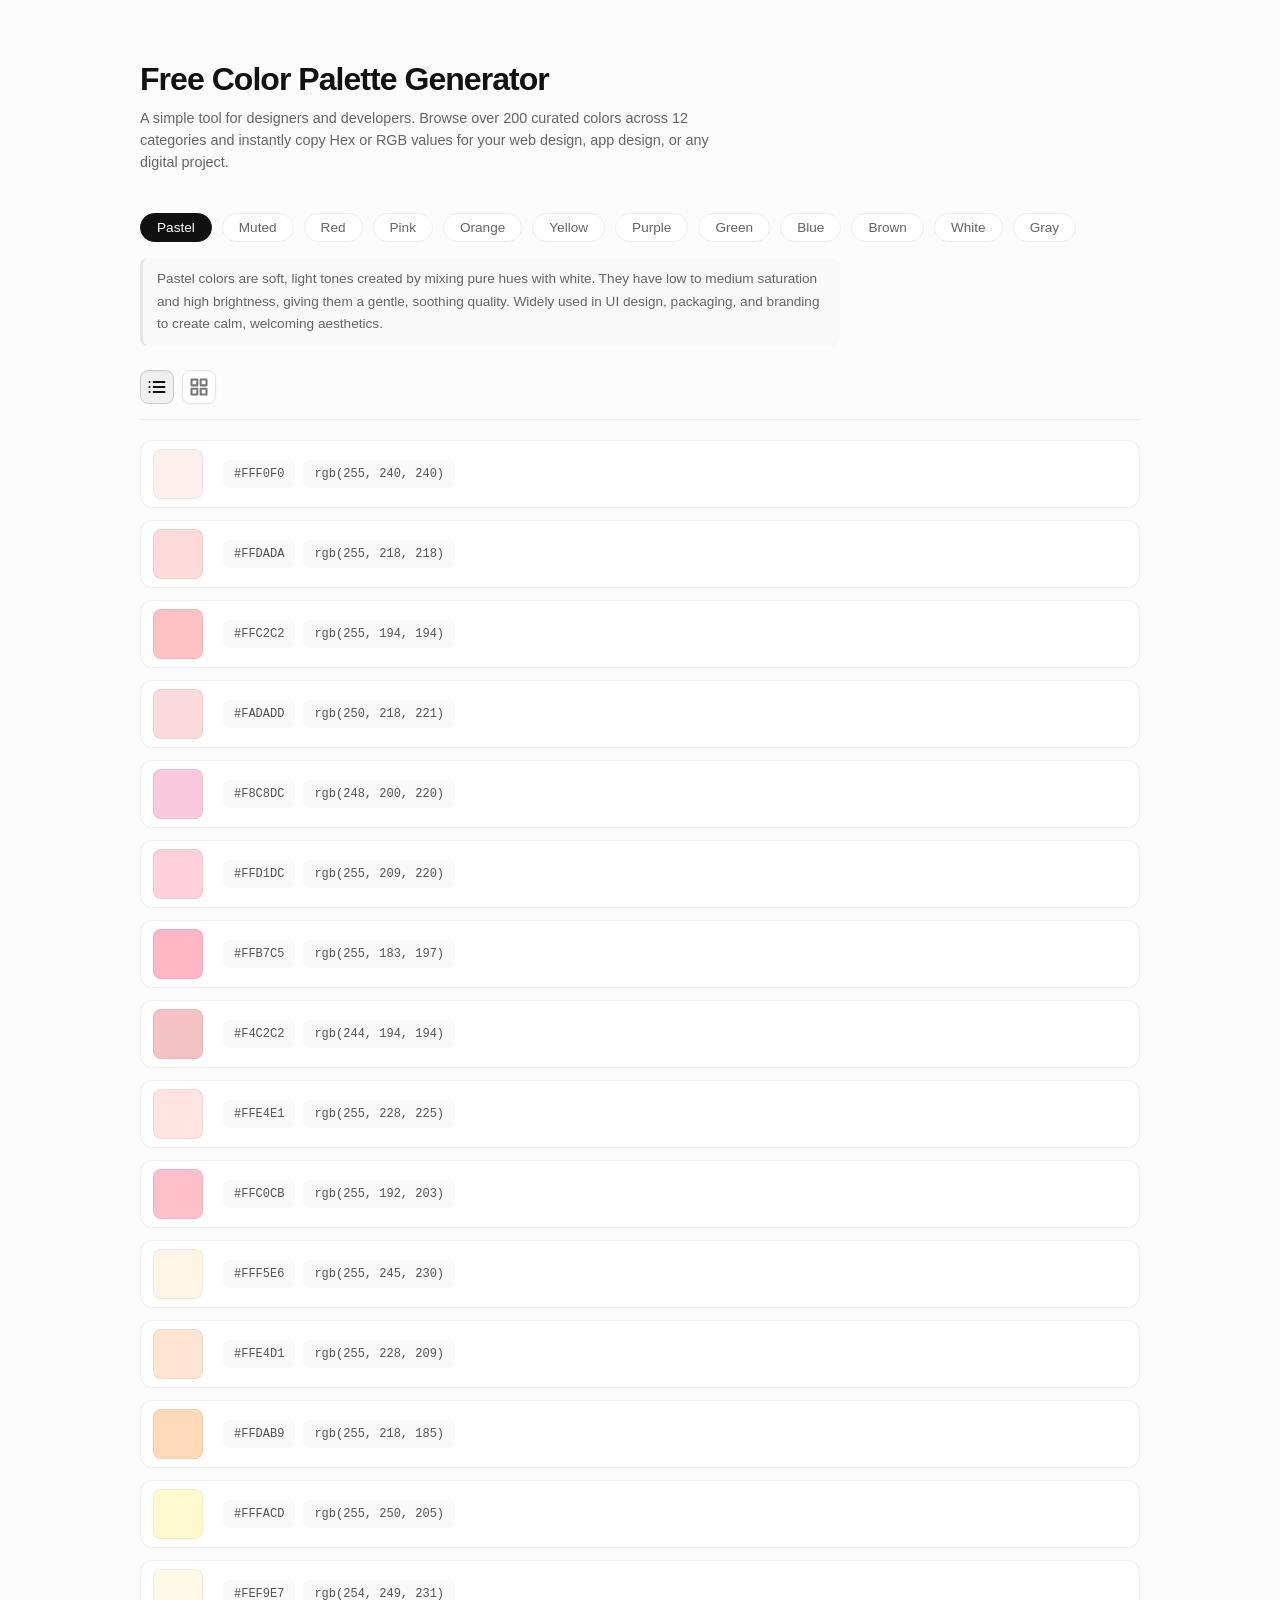
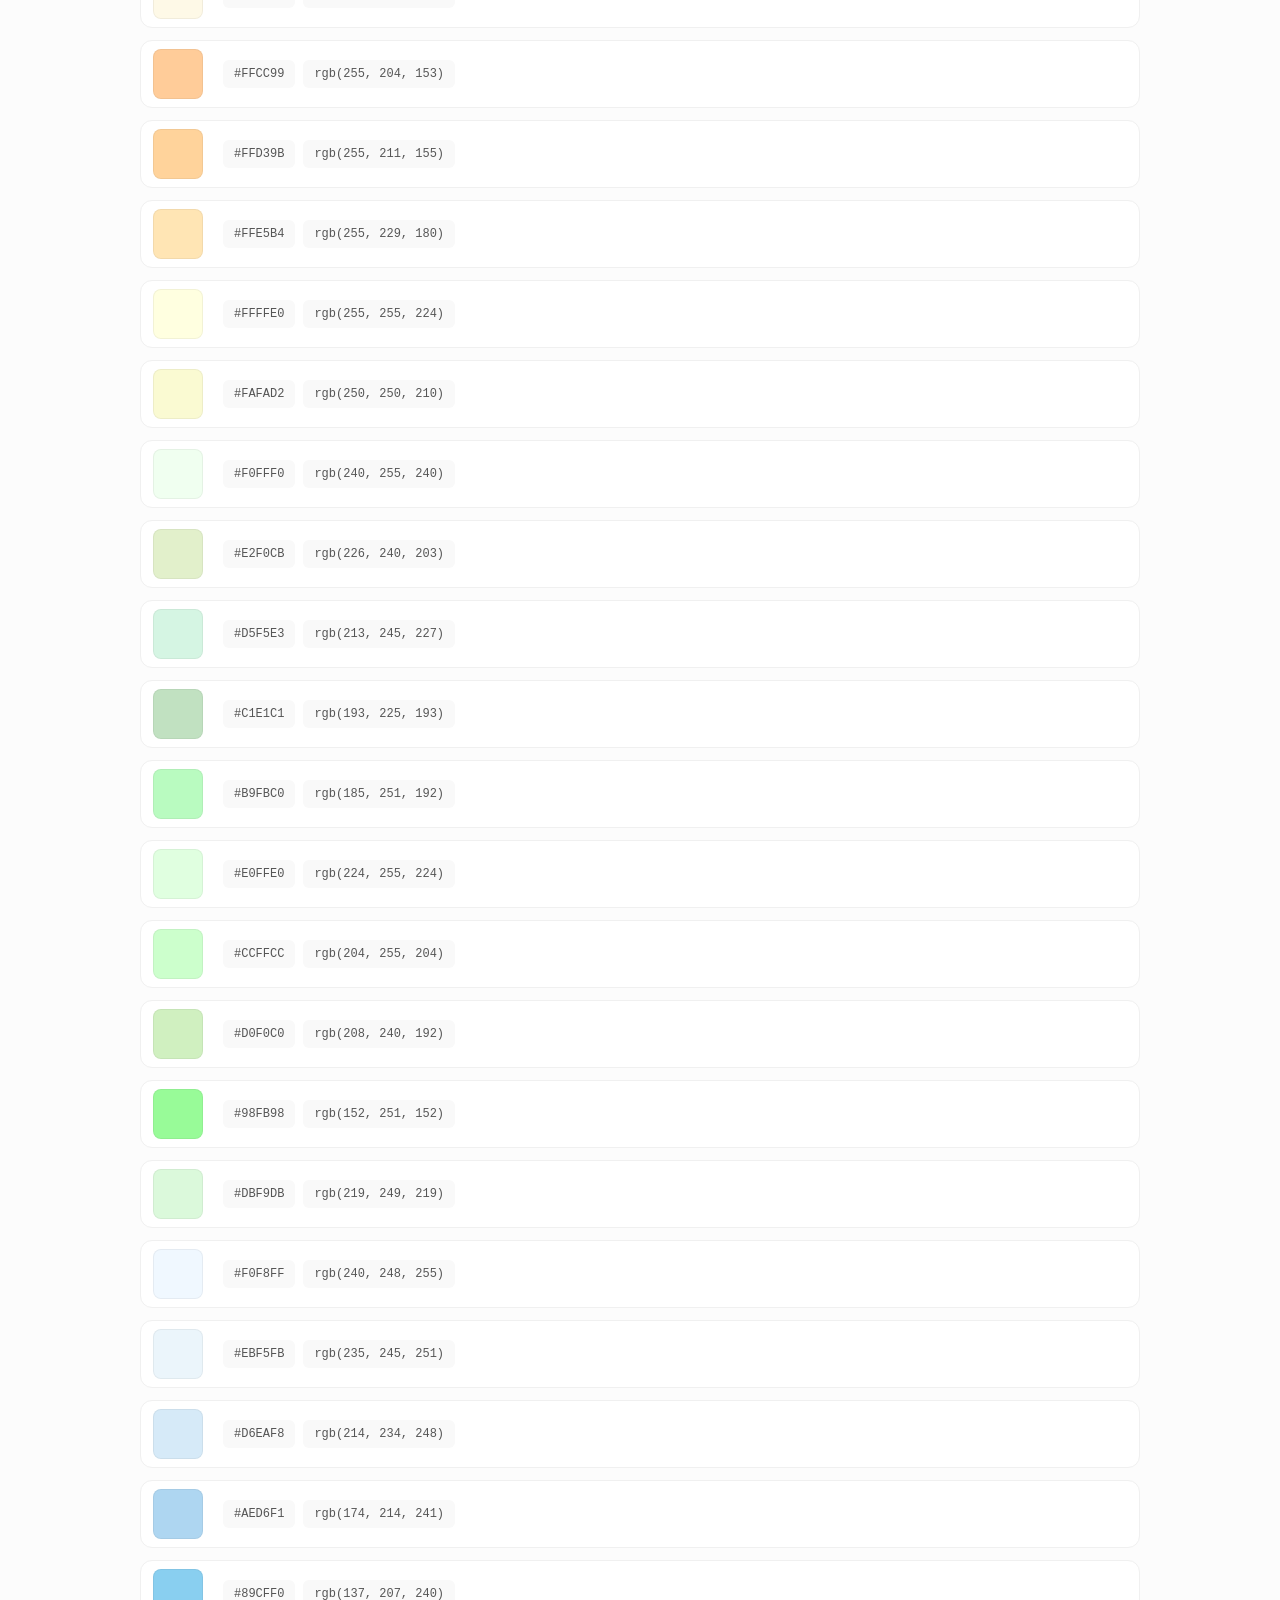
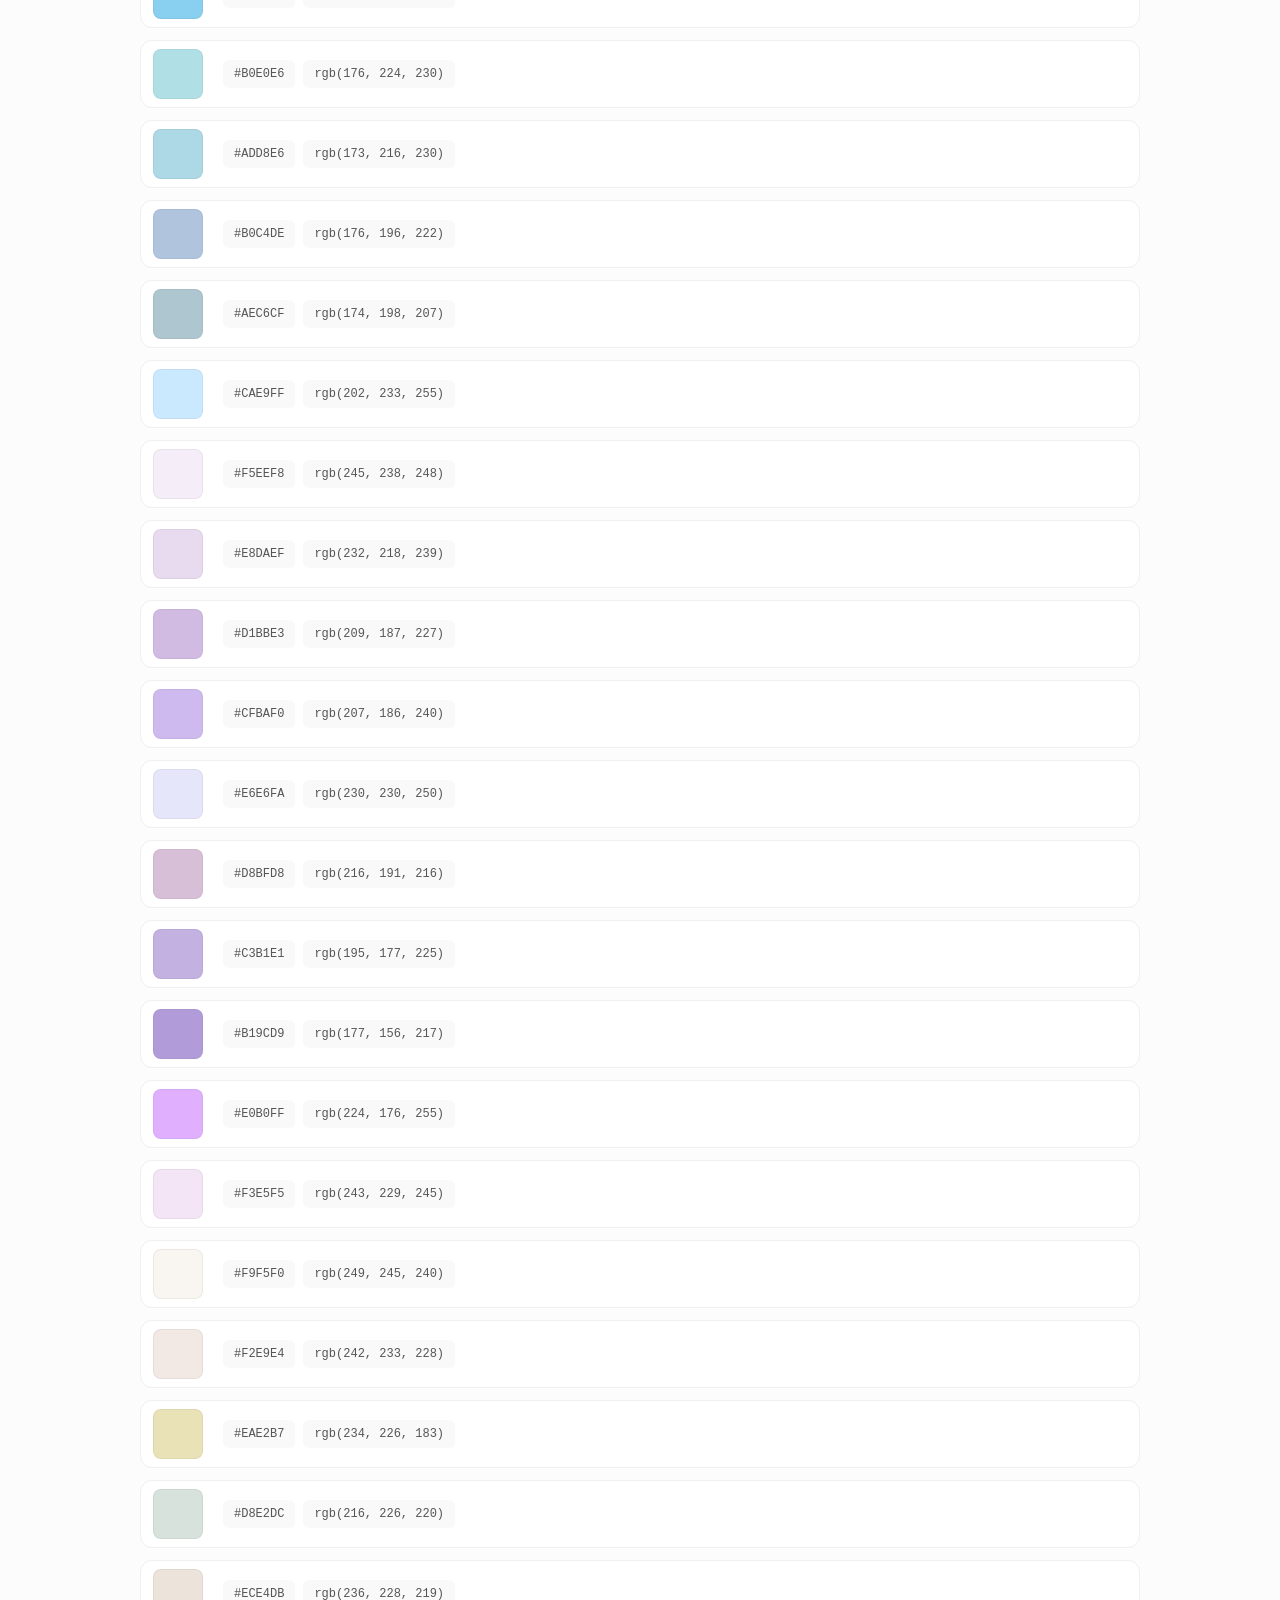
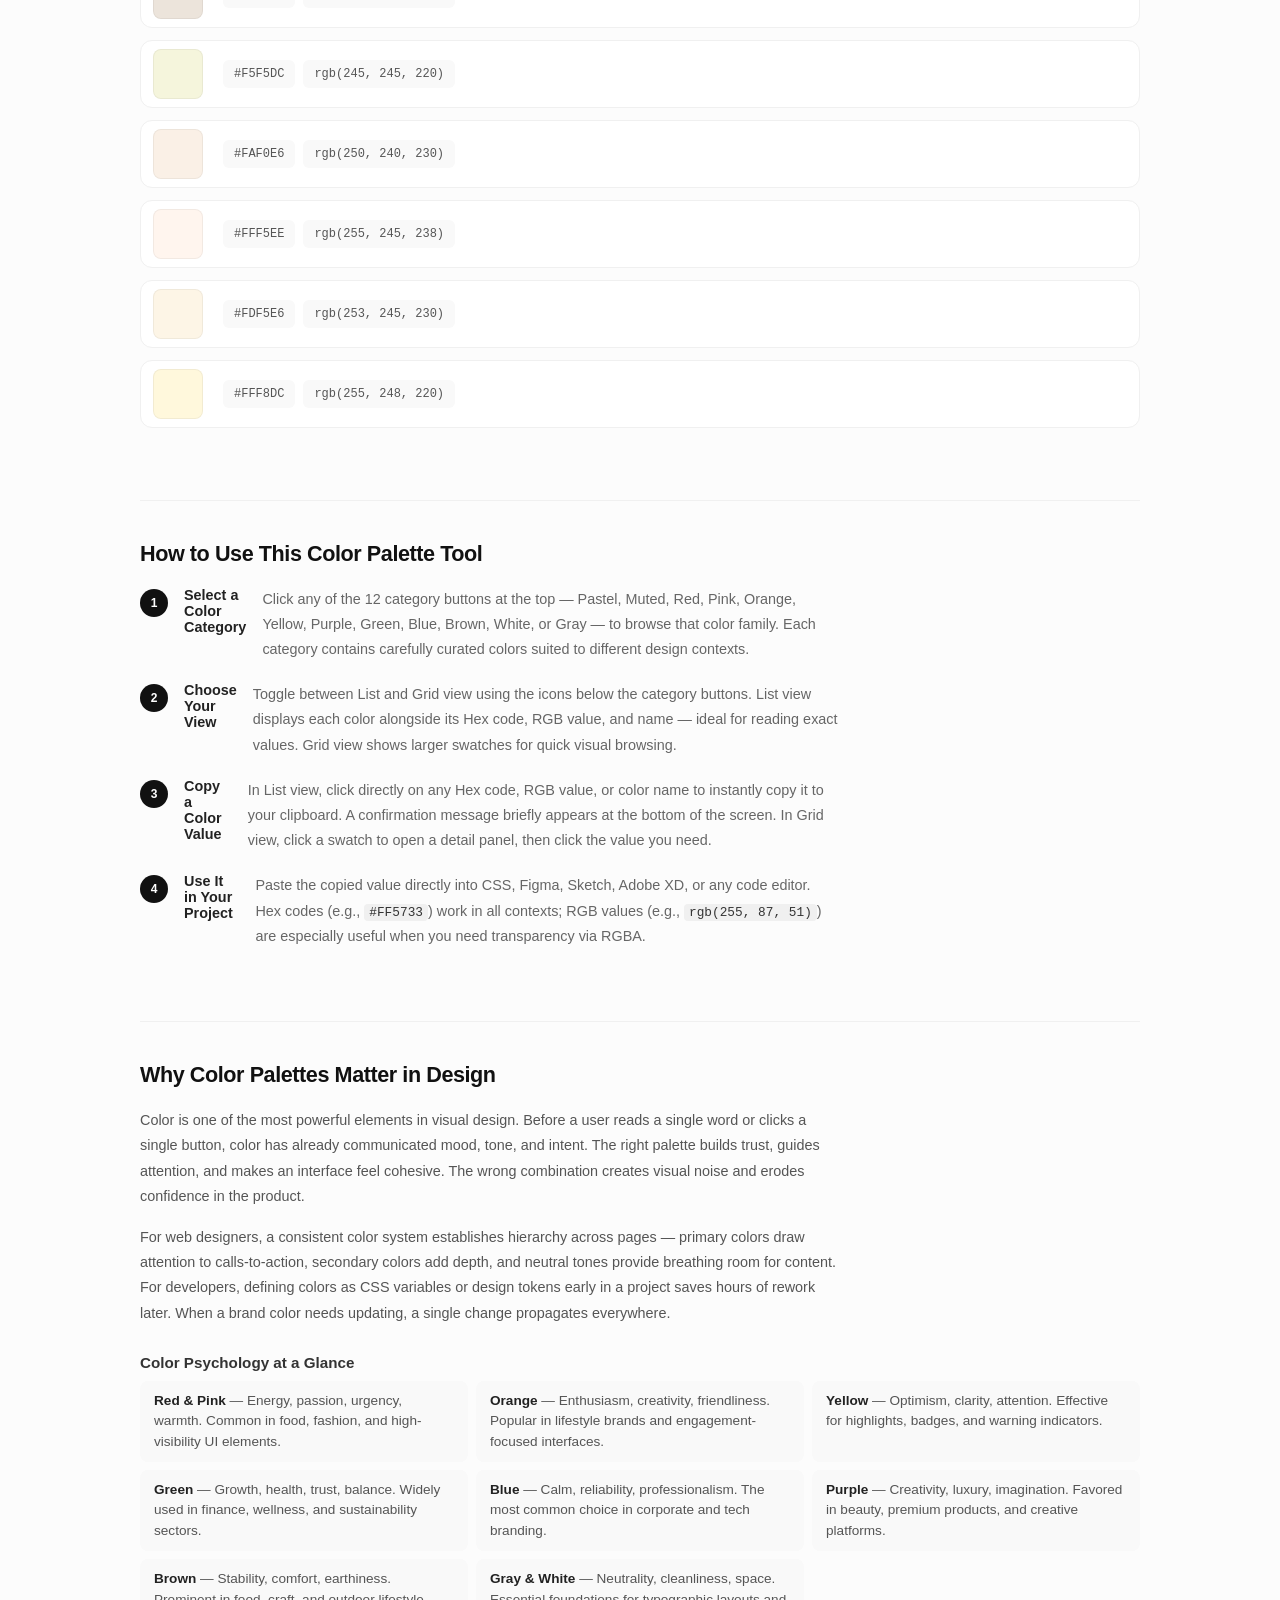
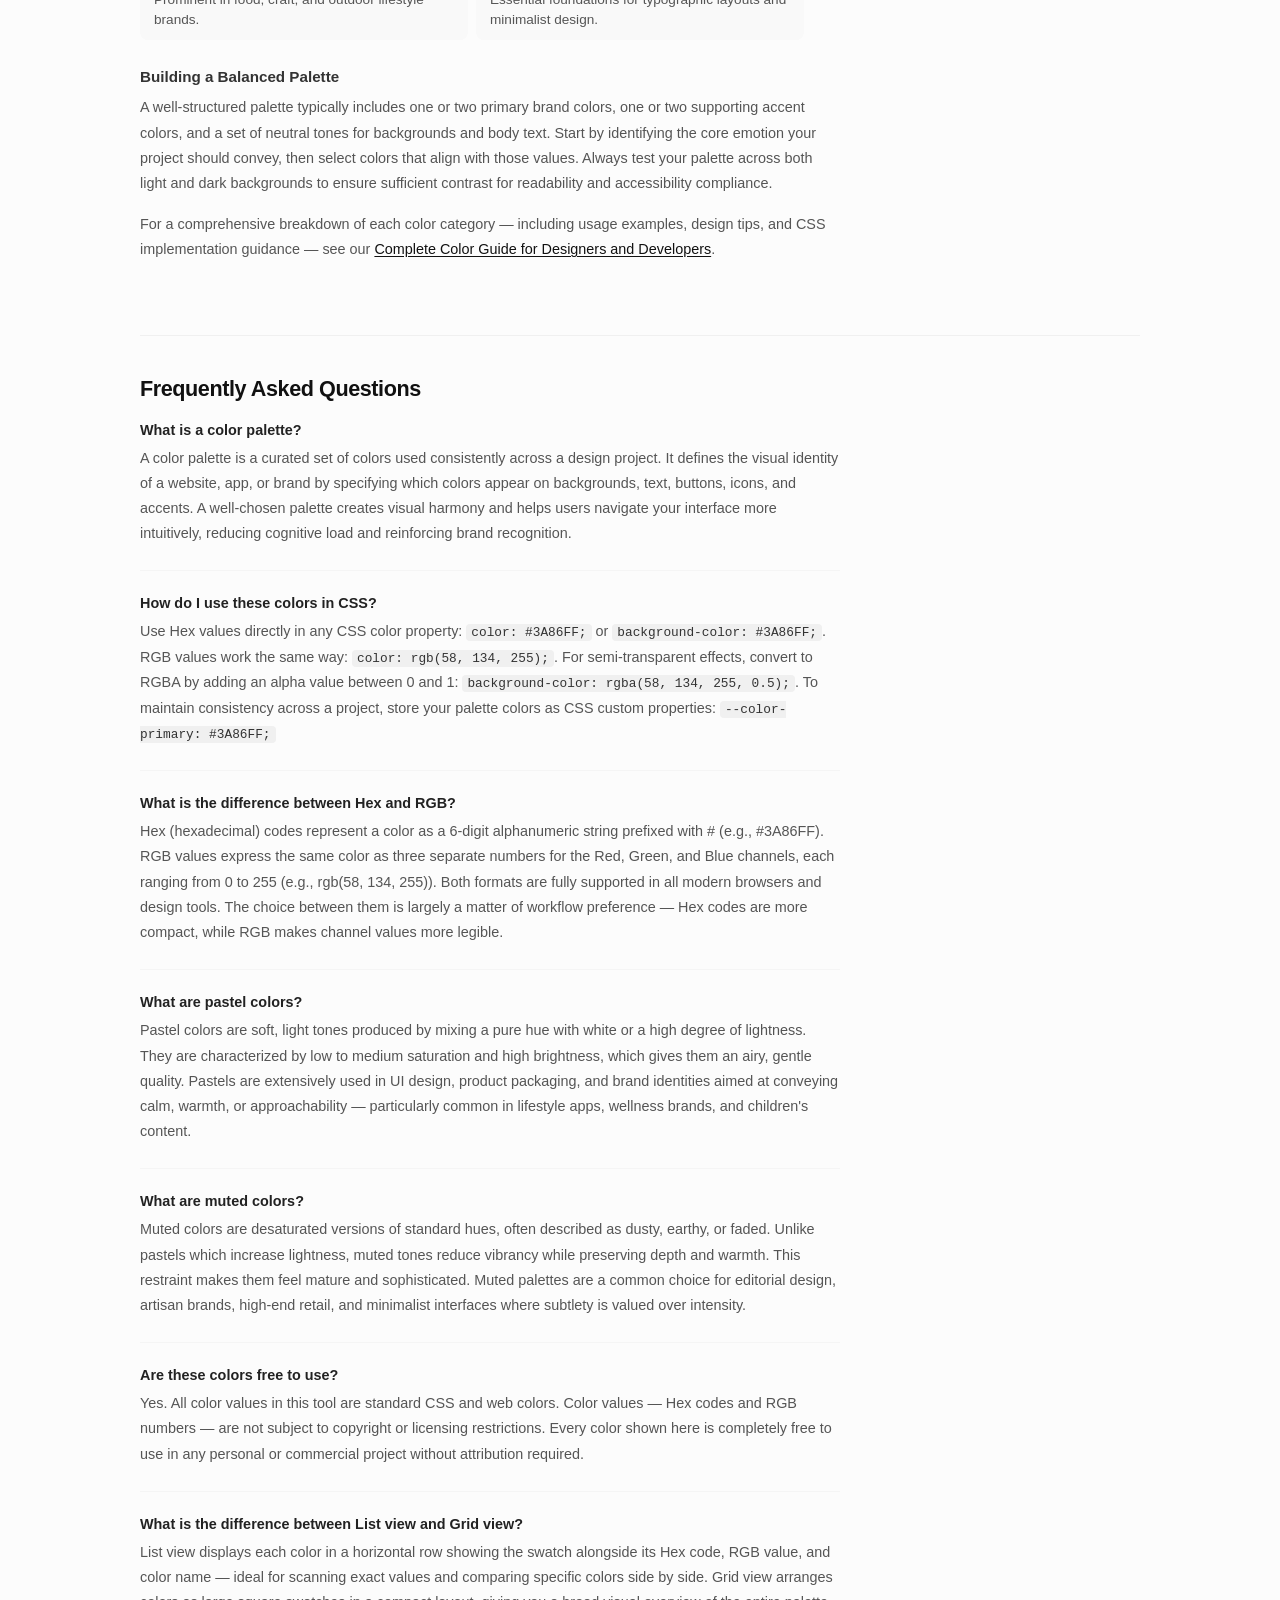
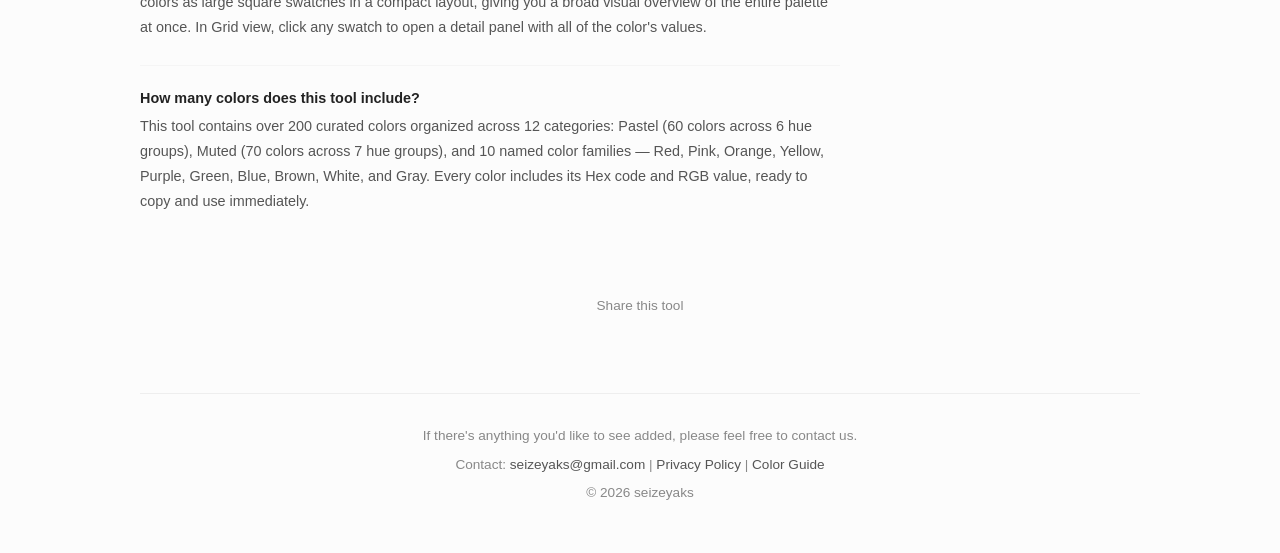
<file: index.html>
<!doctype html>
<html lang="en">
<head>
  <meta charset="UTF-8" />
  <link rel="icon" href="favicon.svg" type="image/svg+xml">
  <link rel="canonical" href="https://color-palette-generator-drx.pages.dev/">
  <meta name="viewport" content="width=device-width, initial-scale=1.0" />
  <title>Free Color Palette Generator | Best Tool for Designers and Developers</title>
  <meta name="description" content="The best free color palette generator for designers and developers. Instantly find a variety of color combinations, including pastel, muted, red, pink, orange, yellow, purple, green, blue, and brown. Easily copy and use the ideal colors for all your digital projects, such as web design, app design, and presentations." />
  <meta name="keywords" content="color palette, color combination, color generator, web design colors, designer tools, developer tools, free colors, pastel colors, hex codes" />
  <meta name="author" content="seizeyaks">
  <meta property="og:title" content="Free Color Palette Generator | Essential Tool for Designers & Developers">
  <meta property="og:description" content="Generate beautiful color palettes with a single click. We offer a variety of color combinations to inspire your web, app, and graphic design projects.">
  <meta property="og:image" content="https://color-palette-generator-drx.pages.dev/favicon.svg">
  <meta property="og:url" content="https://color-palette-generator-drx.pages.dev/">
  <meta property="og:type" content="website">
  <meta name="twitter:card" content="summary_large_image">
  <meta name="twitter:title" content="Free Color Palette Generator | Essential Tool for Designers & Developers">
  <meta name="twitter:description" content="Generate beautiful color palettes with a single click. We offer a variety of color combinations to inspire your web, app, and graphic design projects.">
  <meta name="twitter:image" content="https://color-palette-generator-drx.pages.dev/favicon.svg">
  <meta name="google-adsense-account" content="ca-pub-3039806351490146">
  <script async src="https://pagead2.googlesyndication.com/pagead/js/adsbygoogle.js?client=ca-pub-3039806351490146"
     crossorigin="anonymous"></script>
  <link href='style.css' rel='stylesheet'>
  <!-- Google tag (gtag.js) -->
  <script async src="https://www.googletagmanager.com/gtag/js?id=G-P2K0W8FJVZ"></script>
  <script>
    window.dataLayer = window.dataLayer || [];
    function gtag(){dataLayer.push(arguments);}
    gtag('js', new Date());
    gtag('config', 'G-P2K0W8FJVZ');
  </script>
  <script type="text/javascript">
    (function(c,l,a,r,i,t,y){
        c[a]=c[a]||function(){(c[a].q=c[a].q||[]).push(arguments)};
        t=l.createElement(r);t.async=1;t.src="https://www.clarity.ms/tag/"+i;
        y=l.getElementsByTagName(r)[0];y.parentNode.insertBefore(t,y);
    })(window, document, "clarity", "script", "w5rd8gd356");
  </script>
</head>
<body>
  <div class="container">
    <h1>Free Color Palette Generator</h1>
    <p class="site-description">A simple tool for designers and developers. Browse over 200 curated colors across 12 categories and instantly copy Hex or RGB values for your web design, app design, or any digital project.</p>

    <div class="controls">
      <button onclick="renderPalette('pastel')">Pastel</button>
      <button onclick="renderPalette('muted')">Muted</button>
      <button onclick="renderPalette('red')">Red</button>
      <button onclick="renderPalette('pink')">Pink</button>
      <button onclick="renderPalette('orange')">Orange</button>
      <button onclick="renderPalette('yellow')">Yellow</button>
      <button onclick="renderPalette('purple')">Purple</button>
      <button onclick="renderPalette('green')">Green</button>
      <button onclick="renderPalette('blue')">Blue</button>
      <button onclick="renderPalette('brown')">Brown</button>
      <button onclick="renderPalette('white')">White</button>
      <button onclick="renderPalette('gray')">Gray</button>
    </div>

    <div id="category-description" class="category-desc">
      Pastel colors are soft, light tones created by mixing pure hues with white. They have low to medium saturation and high brightness, giving them a gentle, soothing quality. Widely used in UI design, packaging, and branding to create calm, welcoming aesthetics.
    </div>

    <div class="mode-switch">
      <button id="list-mode-btn" class="active" onclick="setViewMode('list')" aria-label="List View">
        <svg width="20" height="20" viewBox="0 0 24 24" fill="none" stroke="currentColor" stroke-width="2" stroke-linecap="round" stroke-linejoin="round"><line x1="8" y1="6" x2="21" y2="6"></line><line x1="8" y1="12" x2="21" y2="12"></line><line x1="8" y1="18" x2="21" y2="18"></line><line x1="3" y1="6" x2="3.01" y2="6"></line><line x1="3" y1="12" x2="3.01" y2="12"></line><line x1="3" y1="18" x2="3.01" y2="18"></line></svg>
      </button>
      <button id="grid-mode-btn" onclick="setViewMode('grid')" aria-label="Grid View">
        <svg width="20" height="20" viewBox="0 0 24 24" fill="none" stroke="currentColor" stroke-width="2" stroke-linecap="round" stroke-linejoin="round"><rect x="3" y="3" width="7" height="7"></rect><rect x="14" y="3" width="7" height="7"></rect><rect x="14" y="14" width="7" height="7"></rect><rect x="3" y="14" width="7" height="7"></rect></svg>
      </button>
    </div>

    <div id="palette" class="palette-grid"></div>

    <!-- How to Use Section -->
    <section class="content-section">
      <h2>How to Use This Color Palette Tool</h2>
      <ol class="how-to-list">
        <li>
          <strong>Select a Color Category</strong>
          <p>Click any of the 12 category buttons at the top — Pastel, Muted, Red, Pink, Orange, Yellow, Purple, Green, Blue, Brown, White, or Gray — to browse that color family. Each category contains carefully curated colors suited to different design contexts.</p>
        </li>
        <li>
          <strong>Choose Your View</strong>
          <p>Toggle between List and Grid view using the icons below the category buttons. List view displays each color alongside its Hex code, RGB value, and name — ideal for reading exact values. Grid view shows larger swatches for quick visual browsing.</p>
        </li>
        <li>
          <strong>Copy a Color Value</strong>
          <p>In List view, click directly on any Hex code, RGB value, or color name to instantly copy it to your clipboard. A confirmation message briefly appears at the bottom of the screen. In Grid view, click a swatch to open a detail panel, then click the value you need.</p>
        </li>
        <li>
          <strong>Use It in Your Project</strong>
          <p>Paste the copied value directly into CSS, Figma, Sketch, Adobe XD, or any code editor. Hex codes (e.g., <code>#FF5733</code>) work in all contexts; RGB values (e.g., <code>rgb(255, 87, 51)</code>) are especially useful when you need transparency via RGBA.</p>
        </li>
      </ol>
    </section>

    <!-- Why Color Palettes Matter -->
    <section class="content-section">
      <h2>Why Color Palettes Matter in Design</h2>
      <p>Color is one of the most powerful elements in visual design. Before a user reads a single word or clicks a single button, color has already communicated mood, tone, and intent. The right palette builds trust, guides attention, and makes an interface feel cohesive. The wrong combination creates visual noise and erodes confidence in the product.</p>
      <p>For web designers, a consistent color system establishes hierarchy across pages — primary colors draw attention to calls-to-action, secondary colors add depth, and neutral tones provide breathing room for content. For developers, defining colors as CSS variables or design tokens early in a project saves hours of rework later. When a brand color needs updating, a single change propagates everywhere.</p>

      <h3>Color Psychology at a Glance</h3>
      <ul class="color-psychology-list">
        <li><strong>Red &amp; Pink</strong> — Energy, passion, urgency, warmth. Common in food, fashion, and high-visibility UI elements.</li>
        <li><strong>Orange</strong> — Enthusiasm, creativity, friendliness. Popular in lifestyle brands and engagement-focused interfaces.</li>
        <li><strong>Yellow</strong> — Optimism, clarity, attention. Effective for highlights, badges, and warning indicators.</li>
        <li><strong>Green</strong> — Growth, health, trust, balance. Widely used in finance, wellness, and sustainability sectors.</li>
        <li><strong>Blue</strong> — Calm, reliability, professionalism. The most common choice in corporate and tech branding.</li>
        <li><strong>Purple</strong> — Creativity, luxury, imagination. Favored in beauty, premium products, and creative platforms.</li>
        <li><strong>Brown</strong> — Stability, comfort, earthiness. Prominent in food, craft, and outdoor lifestyle brands.</li>
        <li><strong>Gray &amp; White</strong> — Neutrality, cleanliness, space. Essential foundations for typographic layouts and minimalist design.</li>
      </ul>

      <h3>Building a Balanced Palette</h3>
      <p>A well-structured palette typically includes one or two primary brand colors, one or two supporting accent colors, and a set of neutral tones for backgrounds and body text. Start by identifying the core emotion your project should convey, then select colors that align with those values. Always test your palette across both light and dark backgrounds to ensure sufficient contrast for readability and accessibility compliance.</p>
      <p>For a comprehensive breakdown of each color category — including usage examples, design tips, and CSS implementation guidance — see our <a href="color-guide.html">Complete Color Guide for Designers and Developers</a>.</p>
    </section>

    <!-- FAQ Section -->
    <section class="content-section faq-section">
      <h2>Frequently Asked Questions</h2>

      <div class="faq-item">
        <h3>What is a color palette?</h3>
        <p>A color palette is a curated set of colors used consistently across a design project. It defines the visual identity of a website, app, or brand by specifying which colors appear on backgrounds, text, buttons, icons, and accents. A well-chosen palette creates visual harmony and helps users navigate your interface more intuitively, reducing cognitive load and reinforcing brand recognition.</p>
      </div>

      <div class="faq-item">
        <h3>How do I use these colors in CSS?</h3>
        <p>Use Hex values directly in any CSS color property: <code>color: #3A86FF;</code> or <code>background-color: #3A86FF;</code>. RGB values work the same way: <code>color: rgb(58, 134, 255);</code>. For semi-transparent effects, convert to RGBA by adding an alpha value between 0 and 1: <code>background-color: rgba(58, 134, 255, 0.5);</code>. To maintain consistency across a project, store your palette colors as CSS custom properties: <code>--color-primary: #3A86FF;</code></p>
      </div>

      <div class="faq-item">
        <h3>What is the difference between Hex and RGB?</h3>
        <p>Hex (hexadecimal) codes represent a color as a 6-digit alphanumeric string prefixed with # (e.g., #3A86FF). RGB values express the same color as three separate numbers for the Red, Green, and Blue channels, each ranging from 0 to 255 (e.g., rgb(58, 134, 255)). Both formats are fully supported in all modern browsers and design tools. The choice between them is largely a matter of workflow preference — Hex codes are more compact, while RGB makes channel values more legible.</p>
      </div>

      <div class="faq-item">
        <h3>What are pastel colors?</h3>
        <p>Pastel colors are soft, light tones produced by mixing a pure hue with white or a high degree of lightness. They are characterized by low to medium saturation and high brightness, which gives them an airy, gentle quality. Pastels are extensively used in UI design, product packaging, and brand identities aimed at conveying calm, warmth, or approachability — particularly common in lifestyle apps, wellness brands, and children's content.</p>
      </div>

      <div class="faq-item">
        <h3>What are muted colors?</h3>
        <p>Muted colors are desaturated versions of standard hues, often described as dusty, earthy, or faded. Unlike pastels which increase lightness, muted tones reduce vibrancy while preserving depth and warmth. This restraint makes them feel mature and sophisticated. Muted palettes are a common choice for editorial design, artisan brands, high-end retail, and minimalist interfaces where subtlety is valued over intensity.</p>
      </div>

      <div class="faq-item">
        <h3>Are these colors free to use?</h3>
        <p>Yes. All color values in this tool are standard CSS and web colors. Color values — Hex codes and RGB numbers — are not subject to copyright or licensing restrictions. Every color shown here is completely free to use in any personal or commercial project without attribution required.</p>
      </div>

      <div class="faq-item">
        <h3>What is the difference between List view and Grid view?</h3>
        <p>List view displays each color in a horizontal row showing the swatch alongside its Hex code, RGB value, and color name — ideal for scanning exact values and comparing specific colors side by side. Grid view arranges colors as large square swatches in a compact layout, giving you a broad visual overview of the entire palette at once. In Grid view, click any swatch to open a detail panel with all of the color's values.</p>
      </div>

      <div class="faq-item">
        <h3>How many colors does this tool include?</h3>
        <p>This tool contains over 200 curated colors organized across 12 categories: Pastel (60 colors across 6 hue groups), Muted (70 colors across 7 hue groups), and 10 named color families — Red, Pink, Orange, Yellow, Purple, Green, Blue, Brown, White, and Gray. Every color includes its Hex code and RGB value, ready to copy and use immediately.</p>
      </div>
    </section>

    <!-- Share -->
    <div class="share-section">
      <p class="share-label">Share this tool</p>
      <!-- AddToAny BEGIN -->
      <div class="a2a_kit a2a_kit_size_32 a2a_default_style" data-a2a-url="https://color-palette-generator-drx.pages.dev" data-a2a-title="color palette generator">
        <a class="a2a_dd" href="https://www.addtoany.com/share"></a>
        <a class="a2a_button_copy_link"></a>
        <a class="a2a_button_email"></a>
        <a class="a2a_button_whatsapp"></a>
        <a class="a2a_button_linkedin"></a>
        <a class="a2a_button_reddit"></a>
        <a class="a2a_button_pinterest"></a>
        <a class="a2a_button_facebook"></a>
      </div>
      <script>
        var a2a_config = a2a_config || {};
        a2a_config.onclick = 1;
      </script>
      <script defer src="https://static.addtoany.com/menu/page.js"></script>
      <!-- AddToAny END -->
    </div>

    <footer>
      <p>If there's anything you'd like to see added, please feel free to contact us.</p>
      <p>Contact: <a href="mailto:seizeyaks@gmail.com">seizeyaks@gmail.com</a> | <a href="privacy.html">Privacy Policy</a> | <a href="color-guide.html">Color Guide</a></p>
      <p>&copy; 2026 seizeyaks</p>
    </footer>
  </div>
  <button id="to-top-btn">Top</button>
  <script defer type="text/javascript" src="main.js"></script>
</body>
</html>
</file>
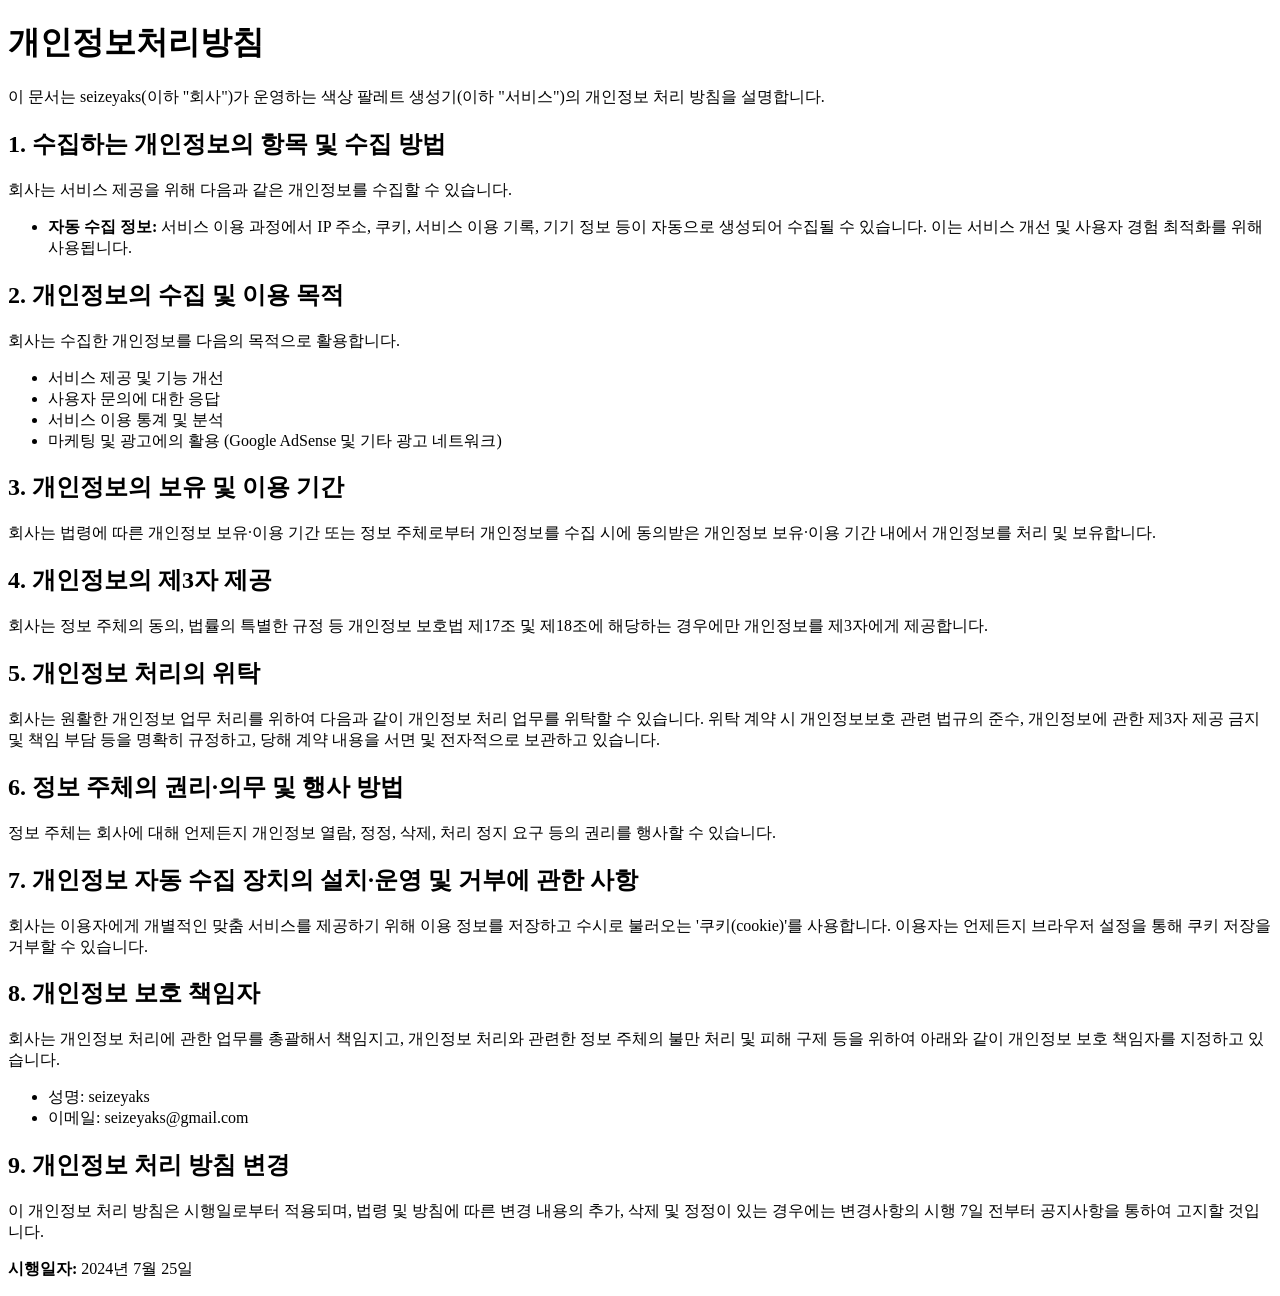
<file: privacy-ko.html>
<!DOCTYPE html>
<html lang="ko">
<head>
  <meta charset="UTF-8">
  <title>개인정보처리방침 - 색상 팔레트 생성기</title>
  <meta name="robots" content="noindex, nofollow">
</head>
<body>
  <h1>개인정보처리방침</h1>
  <p>이 문서는 seizeyaks(이하 "회사")가 운영하는 색상 팔레트 생성기(이하 "서비스")의 개인정보 처리 방침을 설명합니다.</p>

  <h2>1. 수집하는 개인정보의 항목 및 수집 방법</h2>
  <p>회사는 서비스 제공을 위해 다음과 같은 개인정보를 수집할 수 있습니다.</p>
  <ul>
    <li><strong>자동 수집 정보:</strong> 서비스 이용 과정에서 IP 주소, 쿠키, 서비스 이용 기록, 기기 정보 등이 자동으로 생성되어 수집될 수 있습니다. 이는 서비스 개선 및 사용자 경험 최적화를 위해 사용됩니다.</li>
  </ul>

  <h2>2. 개인정보의 수집 및 이용 목적</h2>
  <p>회사는 수집한 개인정보를 다음의 목적으로 활용합니다.</p>
  <ul>
    <li>서비스 제공 및 기능 개선</li>
    <li>사용자 문의에 대한 응답</li>
    <li>서비스 이용 통계 및 분석</li>
    <li>마케팅 및 광고에의 활용 (Google AdSense 및 기타 광고 네트워크)</li>
  </ul>

  <h2>3. 개인정보의 보유 및 이용 기간</h2>
  <p>회사는 법령에 따른 개인정보 보유·이용 기간 또는 정보 주체로부터 개인정보를 수집 시에 동의받은 개인정보 보유·이용 기간 내에서 개인정보를 처리 및 보유합니다.</p>

  <h2>4. 개인정보의 제3자 제공</h2>
  <p>회사는 정보 주체의 동의, 법률의 특별한 규정 등 개인정보 보호법 제17조 및 제18조에 해당하는 경우에만 개인정보를 제3자에게 제공합니다.</p>

  <h2>5. 개인정보 처리의 위탁</h2>
  <p>회사는 원활한 개인정보 업무 처리를 위하여 다음과 같이 개인정보 처리 업무를 위탁할 수 있습니다. 위탁 계약 시 개인정보보호 관련 법규의 준수, 개인정보에 관한 제3자 제공 금지 및 책임 부담 등을 명확히 규정하고, 당해 계약 내용을 서면 및 전자적으로 보관하고 있습니다.</p>

  <h2>6. 정보 주체의 권리·의무 및 행사 방법</h2>
  <p>정보 주체는 회사에 대해 언제든지 개인정보 열람, 정정, 삭제, 처리 정지 요구 등의 권리를 행사할 수 있습니다.</p>

  <h2>7. 개인정보 자동 수집 장치의 설치·운영 및 거부에 관한 사항</h2>
  <p>회사는 이용자에게 개별적인 맞춤 서비스를 제공하기 위해 이용 정보를 저장하고 수시로 불러오는 '쿠키(cookie)'를 사용합니다. 이용자는 언제든지 브라우저 설정을 통해 쿠키 저장을 거부할 수 있습니다.</p>

  <h2>8. 개인정보 보호 책임자</h2>
  <p>회사는 개인정보 처리에 관한 업무를 총괄해서 책임지고, 개인정보 처리와 관련한 정보 주체의 불만 처리 및 피해 구제 등을 위하여 아래와 같이 개인정보 보호 책임자를 지정하고 있습니다.</p>
  <ul>
    <li>성명: seizeyaks</li>
    <li>이메일: seizeyaks@gmail.com</li>
  </ul>

  <h2>9. 개인정보 처리 방침 변경</h2>
  <p>이 개인정보 처리 방침은 시행일로부터 적용되며, 법령 및 방침에 따른 변경 내용의 추가, 삭제 및 정정이 있는 경우에는 변경사항의 시행 7일 전부터 공지사항을 통하여 고지할 것입니다.</p>

  <p><strong>시행일자:</strong> 2024년 7월 25일</p>
</body>
</html>
</file>
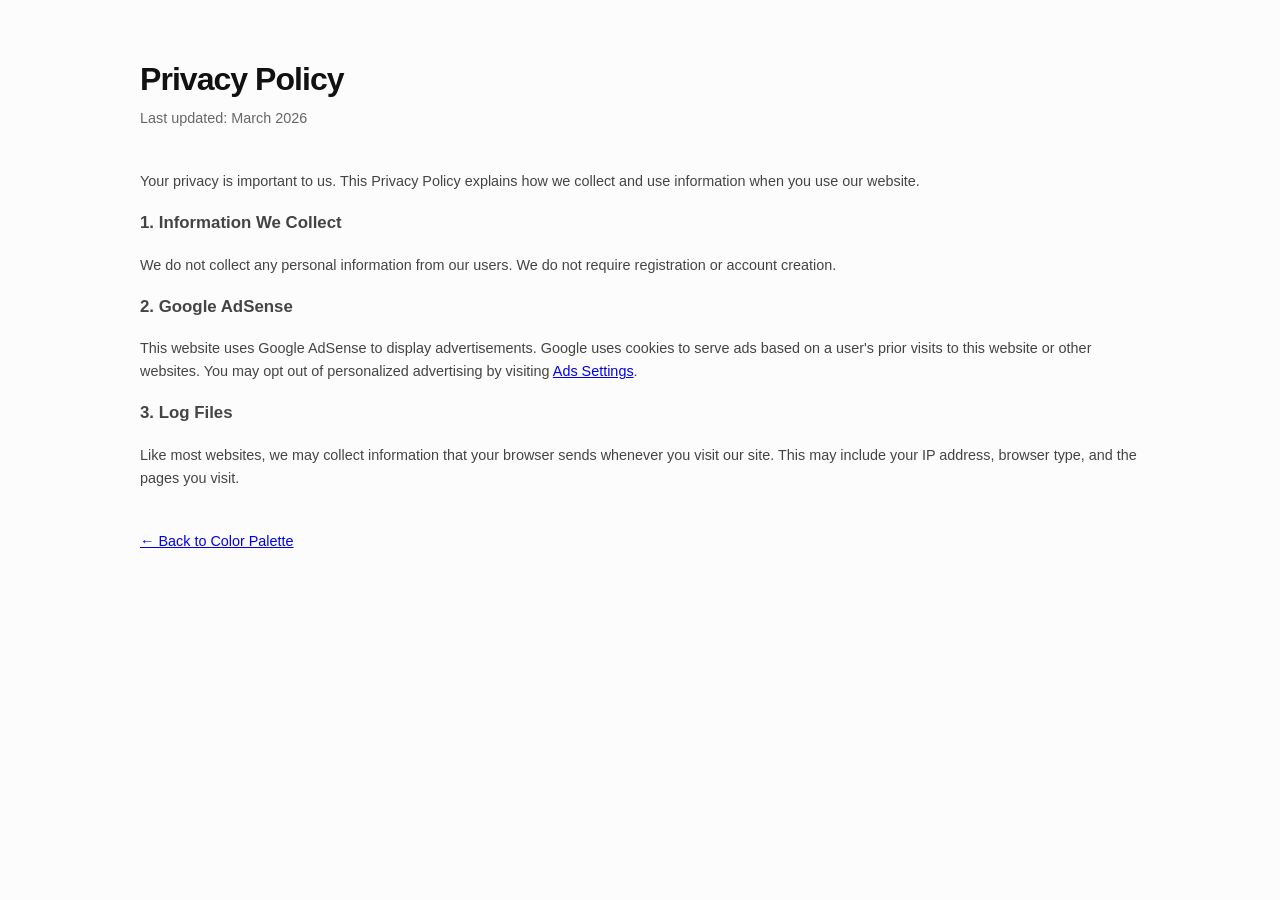
<file: privacy.html>
<!doctype html>
<html lang="en">
<head>
  <meta charset="UTF-8" />
  <meta name="viewport" content="width=device-width, initial-scale=1.0" />
  <title>Privacy Policy - Color Palette Generator</title>
  <link href='style.css' rel='stylesheet'>
  <!-- Google tag (gtag.js) -->
  <script async src="https://www.googletagmanager.com/gtag/js?id=G-P2K0W8FJVZ"></script>
  <script>
    window.dataLayer = window.dataLayer || [];
    function gtag(){dataLayer.push(arguments);}
    gtag('js', new Date());

    gtag('config', 'G-P2K0W8FJVZ');
  </script>
</head>
<body>
  <div class="container">
    <h1>Privacy Policy</h1>
    <p class="site-description">Last updated: March 2026</p>
    
    <div style="margin-top: 30px; line-height: 1.6; color: #444; font-size: 0.9rem;">
      <p>Your privacy is important to us. This Privacy Policy explains how we collect and use information when you use our website.</p>
      
      <h3>1. Information We Collect</h3>
      <p>We do not collect any personal information from our users. We do not require registration or account creation.</p>
      
      <h3>2. Google AdSense</h3>
      <p>This website uses Google AdSense to display advertisements. Google uses cookies to serve ads based on a user's prior visits to this website or other websites. You may opt out of personalized advertising by visiting <a href="https://www.google.com/settings/ads" target="_blank">Ads Settings</a>.</p>
      
      <h3>3. Log Files</h3>
      <p>Like most websites, we may collect information that your browser sends whenever you visit our site. This may include your IP address, browser type, and the pages you visit.</p>
      
      <p style="margin-top: 40px;"><a href="index.html">&larr; Back to Color Palette</a></p>
    </div>
  </div>
</body>
</html>
</file>
<file: style.css>
/* Modern & Refined Palette Styles */
* {
  box-sizing: border-box;
  -webkit-font-smoothing: antialiased;
}


body {
  font-family: 'Inter', -apple-system, BlinkMacSystemFont, 'Segoe UI', Roboto, sans-serif;
  background-color: #fcfcfc;
  margin: 0;
  padding: 40px 20px;
  color: #1a1a1a;
  touch-action: manipulation;
}


.container {
  max-width: 1000px;
  margin: auto;
}


h1 {
  text-align: left;
  font-weight: 800;
  letter-spacing: -0.03em;
  margin-bottom: 10px;
  font-size: 2rem;
  color: #111;
}


.site-description {
  text-align: left;
  color: #666;
  font-size: 0.9rem;
  max-width: 600px;
  margin: 0 0 40px 0;
  line-height: 1.5;
}


/* Category Buttons */
.controls {
  display: flex;
  justify-content: flex-start;
  gap: 10px;
  margin-bottom: 16px;
  flex-wrap: wrap;
}


.controls button {
  padding: 6px 16px;
  border: 1px solid #eee;
  background: white;
  cursor: pointer;
  border-radius: 100px;
  transition: all 0.2s cubic-bezier(0.4, 0, 0.2, 1);
  font-size: 0.85rem;
  font-weight: 500;
  color: #666;
}


.controls button:hover {
  background: #f5f5f5;
  color: #111;
  border-color: #ddd;
}


.controls button.active {
  background: #111;
  color: white;
  border-color: #111;
}


/* Category Description */
.category-desc {
  color: #666;
  font-size: 0.85rem;
  line-height: 1.65;
  margin-bottom: 24px;
  max-width: 700px;
  padding: 10px 14px;
  background: #f9f9f9;
  border-radius: 8px;
  border-left: 3px solid #e5e5e5;
}


/* Mode Switch Buttons */
.mode-switch {
  display: flex;
  justify-content: flex-start;
  gap: 8px;
  margin-bottom: 20px;
  padding-bottom: 15px;
  border-bottom: 1px solid #f0f0f0;
}


.mode-switch button {
  padding: 6px;
  background: #fff;
  border: 1px solid #e5e5e5;
  color: #777;
  cursor: pointer;
  display: flex;
  align-items: center;
  justify-content: center;
  border-radius: 8px;
  transition: all 0.2s;
  box-shadow: 0 1px 2px rgba(0,0,0,0.03);
}


.mode-switch button:hover {
  color: #444;
  border-color: #d0d0d0;
  background: #fafafa;
}


.mode-switch button.active {
  background: #f0f0f0;
  color: #111;
  border-color: #ccc;
  box-shadow: inset 0 1px 2px rgba(0,0,0,0.05);
}


.mode-switch button svg {
  stroke-width: 2.5px;
}


/* Palette Grid Modes */
.palette-grid {
  display: grid;
  grid-template-columns: 1fr;
  gap: 12px;
  margin-bottom: 60px;
}


.palette-grid.grid-mode {
  grid-template-columns: repeat(auto-fill, minmax(80px, 1fr));
  gap: 15px;
}


/* Color Card Item */
.color-item {
  display: flex;
  align-items: center;
  padding: 8px 12px;
  background: white;
  border: 1px solid #f0f0f0;
  border-radius: 12px;
  transition: all 0.3s ease;
}


.grid-mode .color-item {
  flex-direction: column;
  padding: 0;
  border: none;
  background: none;
}


.color-item:hover {
  border-color: #e0e0e0;
  box-shadow: 0 4px 20px rgba(0,0,0,0.04);
  transform: translateY(-2px);
}


.grid-mode .color-item:hover {
  box-shadow: none;
}


.color-swatch {
  width: 50px;
  height: 50px;
  min-width: 50px;
  border-radius: 8px;
  margin-right: 20px;
  box-shadow: inset 0 0 0 1px rgba(0,0,0,0.05);
  cursor: pointer;
}


.grid-mode .color-swatch {
  width: 100%;
  padding-bottom: 100%; /* Square aspect ratio */
  height: 0;
  margin-right: 0;
  border-radius: 12px;
}


.color-info {
  display: flex;
  gap: 8px;
  flex-grow: 1;
  align-items: center;
  justify-content: flex-start;
  flex-wrap: wrap;
}


.grid-mode .color-info {
  display: none;
}


/* Modal Styling */
.modal-overlay {
  position: fixed;
  top: 0;
  left: 0;
  width: 100%;
  height: 100%;
  background: rgba(0,0,0,0.2);
  backdrop-filter: blur(4px);
  display: flex;
  align-items: center;
  justify-content: center;
  z-index: 2000;
  animation: fadeIn 0.2s ease-out;
}


.modal-content {
  background: white;
  padding: 30px;
  border-radius: 24px;
  box-shadow: 0 10px 40px rgba(0,0,0,0.1);
  width: 90%;
  max-width: 400px;
  text-align: center;
}


.modal-swatch {
  width: 80px;
  height: 80px;
  margin: 0 auto 20px auto;
  border-radius: 16px;
  box-shadow: inset 0 0 0 1px rgba(0,0,0,0.05);
}


.modal-info-list {
  display: flex;
  flex-direction: column;
  gap: 12px;
}


.modal-info-list .info-box {
  width: 100%;
  padding: 12px;
  font-size: 0.9rem;
}


@keyframes fadeIn {
  from { opacity: 0; }
  to { opacity: 1; }
}


/* Information Boxes */
.info-box {
  padding: 6px 10px;
  background: #f9f9f9;
  border-radius: 6px;
  cursor: pointer;
  font-size: 0.75rem;
  font-family: 'JetBrains Mono', 'Fira Code', monospace;
  font-weight: 500;
  color: #555;
  border: 1px solid transparent;
  transition: all 0.15s;
  flex: 0 1 auto;
  text-align: center;
  white-space: nowrap;
  overflow: hidden;
  text-overflow: ellipsis;
}


.info-box:hover {
  background: #f0f0f0;
  border-color: #ddd;
  color: #111;
}


/* Share Section */
.share-section {
  margin-top: 60px;
  text-align: center;
}

.share-label {
  font-size: 0.85rem;
  color: #888;
  margin-bottom: 10px;
}

.share-section .a2a_kit {
  justify-content: center;
}


/* Footer */
footer {
  margin-top: 80px;
  padding-top: 20px;
  border-top: 1px solid #eee;
  text-align: center;
  color: #888;
  font-size: 0.85rem;
}


footer a {
  color: #555;
  text-decoration: none;
}


footer a:hover {
  text-decoration: underline;
}


/* Responsive adjustments */
@media (max-width: 768px) {
  body { padding: 20px 10px; }
  .color-swatch { width: 40px; height: 40px; min-width: 40px; margin-right: 12px; }
  .info-box {
    font-size: 0.7rem;
    padding: 4px 6px;
  }
  .color-info { gap: 4px; }
}


@media (max-width: 480px) {
  /* reserved for future mobile adjustments */
}


/* Toast Notification Styling */
.toast {
  position: fixed;
  bottom: 30px;
  left: 50%;
  transform: translateX(-50%);
  background: rgba(0,0,0,0.8);
  backdrop-filter: blur(8px);
  color: white;
  padding: 8px 16px;
  border-radius: 100px;
  font-size: 0.8rem;
  font-weight: 500;
  z-index: 3000;
  white-space: nowrap;
  animation: slideUp 0.3s ease-out;
}


@keyframes slideUp {
  from { transform: translate(-50%, 20px); opacity: 0; }
  to { transform: translate(-50%, 0); opacity: 1; }
}

#to-top-btn {
  position: fixed;
  bottom: 80px;
  right: 20px;
  display: none;
  padding: 10px 15px;
  border: 1px solid #ccc;
  background-color: white;
  color: #333;
  border-radius: 5px;
  cursor: pointer;
  z-index: 100;
  touch-action: manipulation;
}


#to-top-btn:hover {
  background-color: #f0f0f0;
}


/* ============================================
   Content Sections (AdSense content additions)
   ============================================ */

.content-section {
  margin-top: 72px;
  padding-top: 40px;
  border-top: 1px solid #f0f0f0;
}

.content-section h2 {
  font-size: 1.35rem;
  font-weight: 700;
  color: #111;
  margin: 0 0 20px 0;
  letter-spacing: -0.02em;
}

.content-section h3 {
  font-size: 0.95rem;
  font-weight: 600;
  color: #333;
  margin: 28px 0 10px 0;
}

.content-section p {
  color: #555;
  font-size: 0.9rem;
  line-height: 1.75;
  margin: 0 0 16px 0;
  max-width: 700px;
}

.content-section a {
  color: #111;
  text-decoration: underline;
  text-underline-offset: 2px;
}

.content-section a:hover {
  color: #555;
}

.content-section code {
  font-family: 'JetBrains Mono', 'Fira Code', monospace;
  font-size: 0.8rem;
  background: #f0f0f0;
  padding: 1px 5px;
  border-radius: 4px;
  color: #333;
}

/* How to Use list */
.how-to-list {
  list-style: none;
  padding: 0;
  margin: 0;
  counter-reset: how-to;
}

.how-to-list li {
  display: flex;
  gap: 16px;
  margin-bottom: 20px;
  max-width: 700px;
}

.how-to-list li::before {
  counter-increment: how-to;
  content: counter(how-to);
  display: flex;
  align-items: center;
  justify-content: center;
  min-width: 28px;
  height: 28px;
  background: #111;
  color: white;
  border-radius: 50%;
  font-size: 0.75rem;
  font-weight: 700;
  margin-top: 2px;
  flex-shrink: 0;
}

.how-to-list li strong {
  display: block;
  font-size: 0.9rem;
  color: #222;
  margin-bottom: 4px;
}

.how-to-list li p {
  margin: 0;
  color: #666;
}

/* Color Psychology list */
.color-psychology-list {
  list-style: none;
  padding: 0;
  margin: 0 0 20px 0;
  display: grid;
  grid-template-columns: repeat(auto-fill, minmax(260px, 1fr));
  gap: 8px;
}

.color-psychology-list li {
  background: #f9f9f9;
  border-radius: 8px;
  padding: 10px 14px;
  font-size: 0.85rem;
  color: #555;
  line-height: 1.5;
}

.color-psychology-list li strong {
  color: #222;
}

/* FAQ */
.faq-section .faq-item {
  max-width: 700px;
  margin-bottom: 24px;
  padding-bottom: 24px;
  border-bottom: 1px solid #f5f5f5;
}

.faq-section .faq-item:last-child {
  border-bottom: none;
  margin-bottom: 0;
}

.faq-section h3 {
  font-size: 0.9rem;
  font-weight: 600;
  color: #222;
  margin: 0 0 8px 0;
}

.faq-section p {
  margin: 0;
}

@media (max-width: 768px) {
  .content-section {
    margin-top: 48px;
    padding-top: 28px;
  }
  .color-psychology-list {
    grid-template-columns: 1fr;
  }
  .how-to-list li {
    gap: 12px;
  }
}
</file>
